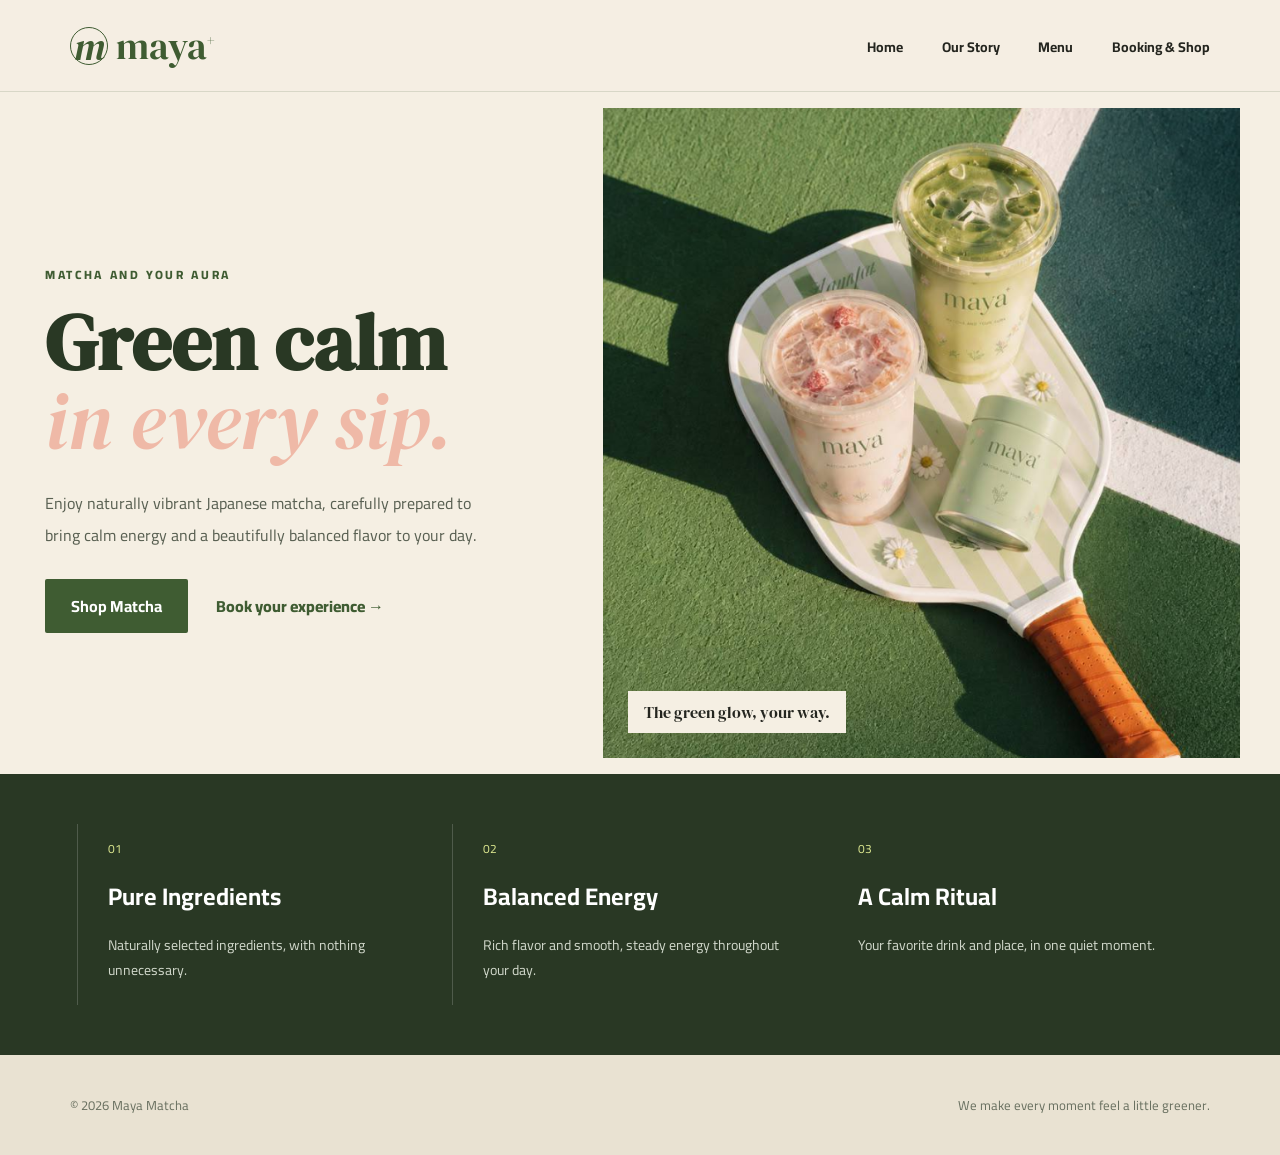
<file: index.html>
<!DOCTYPE html>
<html lang="en" dir="ltr">
<head>
  <meta charset="UTF-8">
  <meta name="viewport" content="width=device-width, initial-scale=1">
  <meta name="description" content="Maya Matcha - natural matcha drinks and powders">
  <title>Maya Matcha | Home</title>
  <link rel="stylesheet" href="css/style.css">
</head>
<body>
  <header class="site-header">
    <a class="brand" href="index.html" aria-label="Maya Matcha home">
      <span class="brand-mark">m</span><span>maya<sup>+</sup></span>
    </a>
    <nav aria-label="Main navigation">
      <button class="nav-toggle" type="button" aria-expanded="false" aria-controls="main-nav">☰</button>
      <ul id="main-nav" class="nav-list">
        <li><a class="active" href="index.html">Home</a></li>
        <li><a href="about.html">Our Story</a></li>
        <li><a href="menu.html">Menu</a></li>
        <li><a href="booking.html">Booking & Shop</a></li>
      </ul>
    </nav>
  </header>

  <main>
    <section class="hero">
      <div class="hero-copy">
        <p class="eyebrow">MATCHA AND YOUR AURA</p>
        <h1>Green calm<br><em>in every sip.</em></h1>
        <p class="lead">Enjoy naturally vibrant Japanese matcha, carefully prepared to bring calm energy and a beautifully balanced flavor to your day.</p>
        <div class="actions">
          <a class="button" href="menu.html">Shop Matcha</a>
          <a class="text-link" href="booking.html">Book your experience →</a>
        </div>
      </div>
      <figure class="hero-image">
        <img src="images/hero.png" alt="Maya matcha drinks on a tennis paddle">
        <figcaption>The green glow, your way.</figcaption>
      </figure>
    </section>

    <section class="values" aria-label="Maya features">
      <article><span>01</span><h2>Pure Ingredients</h2><p>Naturally selected ingredients, with nothing unnecessary.</p></article>
      <article><span>02</span><h2>Balanced Energy</h2><p>Rich flavor and smooth, steady energy throughout your day.</p></article>
      <article><span>03</span><h2>A Calm Ritual</h2><p>Your favorite drink and place, in one quiet moment.</p></article>
    </section>
  </main>

  <footer>
    <p>© 2026 Maya Matcha</p>
    <p>We make every moment feel a little greener.</p>
  </footer>
  <script src="js/script.js"></script>
</body>
</html>
</file>
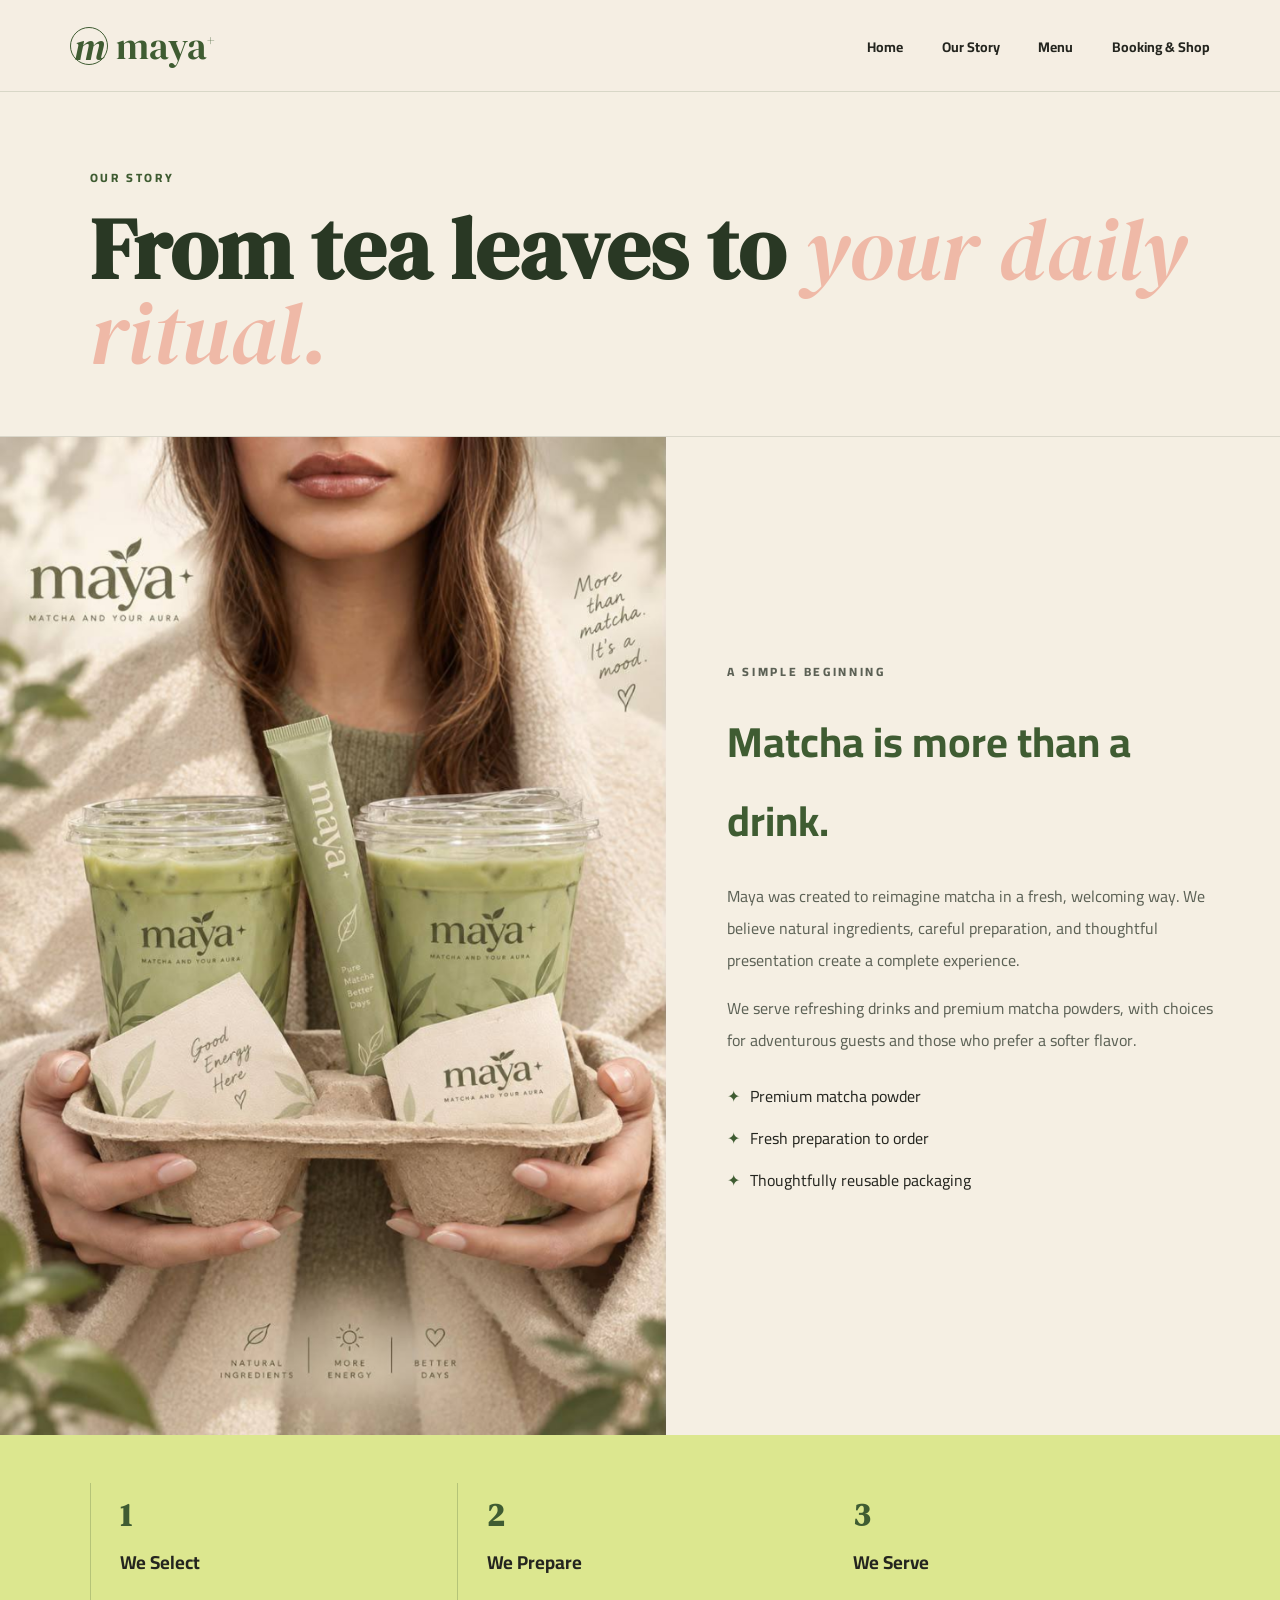
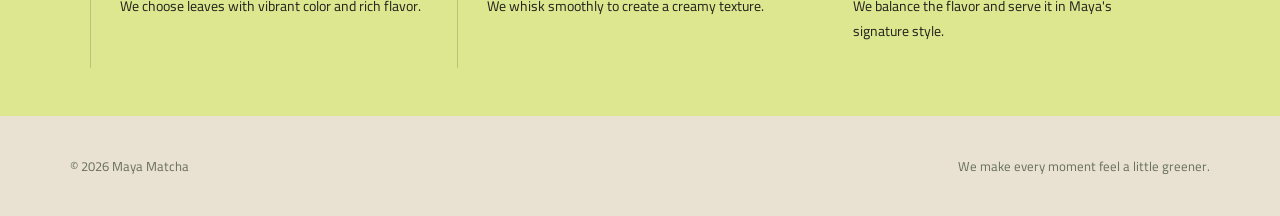
<file: about.html>
<!DOCTYPE html>
<html lang="en" dir="ltr">
<head>
  <meta charset="UTF-8">
  <meta name="viewport" content="width=device-width, initial-scale=1">
  <title>Maya Matcha | Our Story</title>
  <link rel="stylesheet" href="css/style.css">
</head>
<body>
  <header class="site-header">
    <a class="brand" href="index.html"><span class="brand-mark">m</span><span>maya<sup>+</sup></span></a>
    <nav aria-label="Main navigation">
      <button class="nav-toggle" type="button" aria-expanded="false" aria-controls="main-nav">☰</button>
      <ul id="main-nav" class="nav-list">
        <li><a href="index.html">Home</a></li><li><a class="active" href="about.html">Our Story</a></li>
        <li><a href="menu.html">Menu</a></li><li><a href="booking.html">Booking & Shop</a></li>
      </ul>
    </nav>
  </header>
  <main>
    <section class="page-hero">
      <p class="eyebrow">OUR STORY</p>
      <h1>From tea leaves to <em>your daily ritual.</em></h1>
    </section>
    <section class="story">
      <figure><img src="images/about.png" alt="Maya serving matcha drinks"></figure>
      <div class="story-copy">
        <p class="eyebrow">A SIMPLE BEGINNING</p>
        <h2>Matcha is more than a drink.</h2>
        <p>Maya was created to reimagine matcha in a fresh, welcoming way. We believe natural ingredients, careful preparation, and thoughtful presentation create a complete experience.</p>
        <p>We serve refreshing drinks and premium matcha powders, with choices for adventurous guests and those who prefer a softer flavor.</p>
        <ul class="check-list">
          <li>Premium matcha powder</li>
          <li>Fresh preparation to order</li>
          <li>Thoughtfully reusable packaging</li>
        </ul>
      </div>
    </section>
    <section class="process" aria-label="Matcha preparation process">
      <article><b>1</b><h3>We Select</h3><p>We choose leaves with vibrant color and rich flavor.</p></article>
      <article><b>2</b><h3>We Prepare</h3><p>We whisk smoothly to create a creamy texture.</p></article>
      <article><b>3</b><h3>We Serve</h3><p>We balance the flavor and serve it in Maya's signature style.</p></article>
    </section>
  </main>
  <footer><p>© 2026 Maya Matcha</p><p>We make every moment feel a little greener.</p></footer>
  <script src="js/script.js"></script>
</body>
</html>
</file>
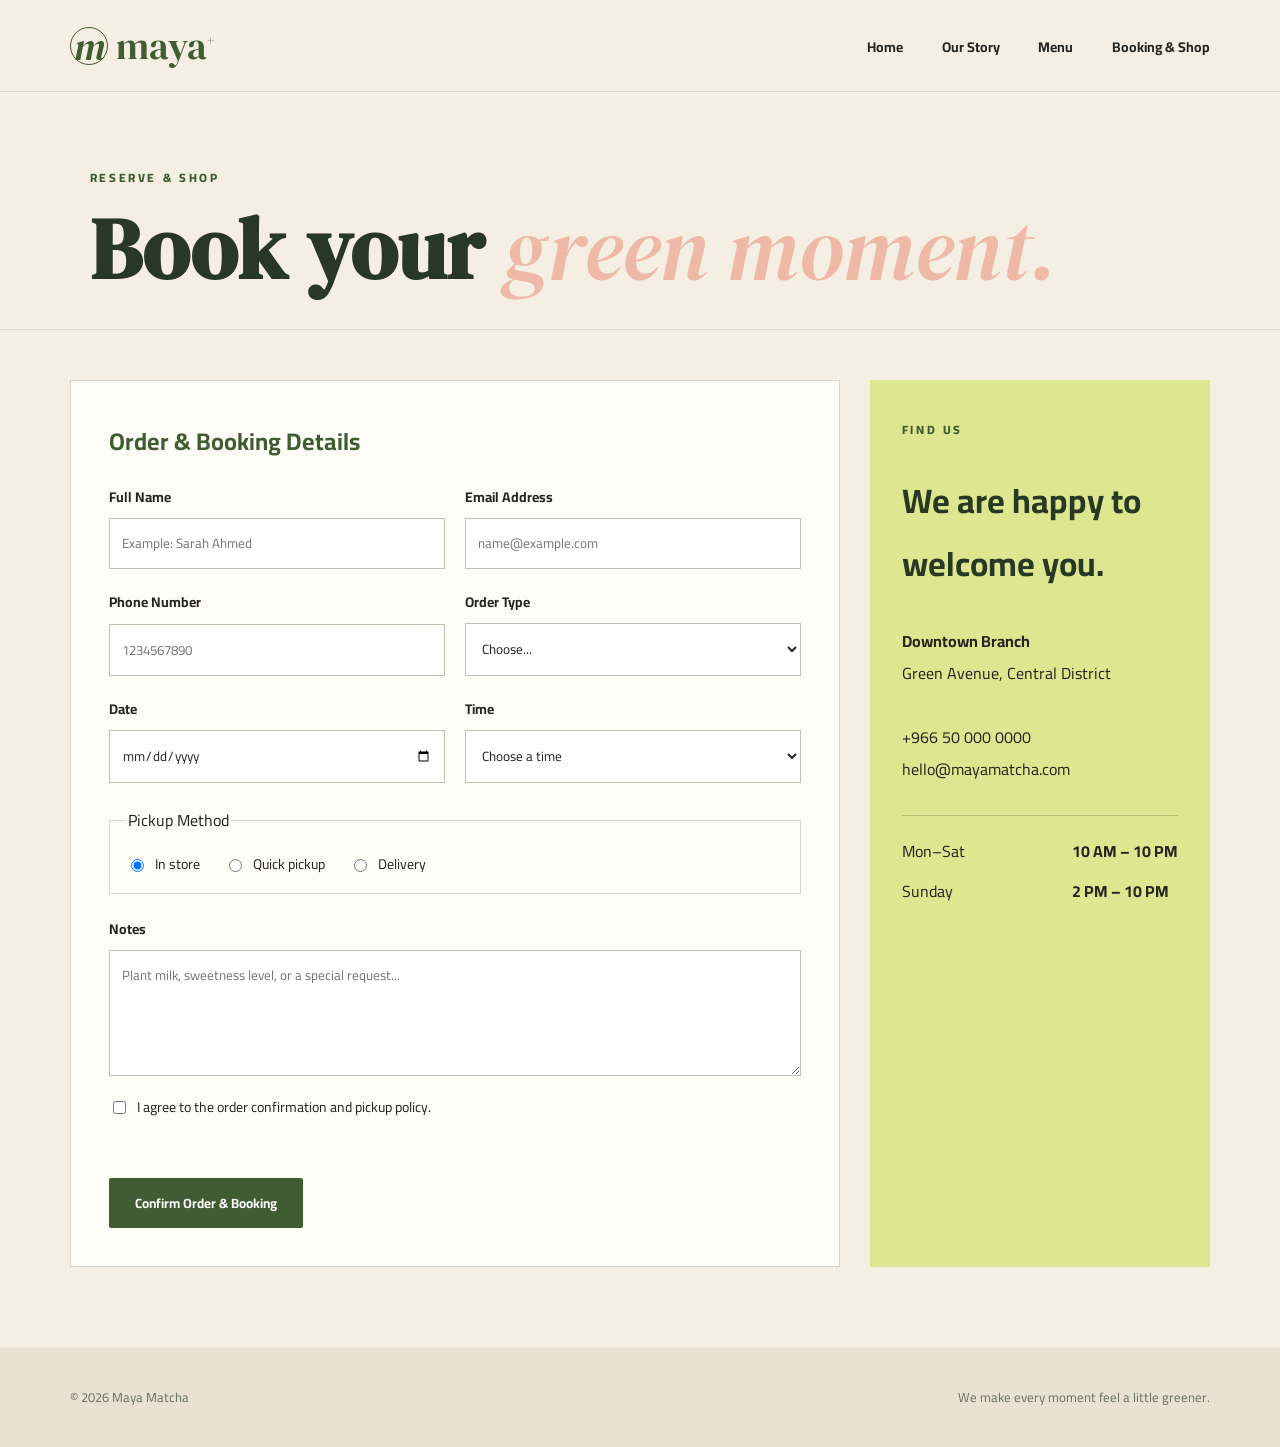
<file: booking.html>
<!DOCTYPE html>
<html lang="en" dir="ltr">
<head>
  <meta charset="UTF-8">
  <meta name="viewport" content="width=device-width, initial-scale=1">
  <title>Maya Matcha | Booking & Shop</title>
  <link rel="stylesheet" href="css/style.css?v=20261124b">
</head>
<body>
  <header class="site-header">
    <a class="brand" href="index.html"><span class="brand-mark">m</span><span>maya<sup>+</sup></span></a>
    <nav aria-label="Main navigation">
      <button class="nav-toggle" type="button" aria-expanded="false" aria-controls="main-nav">☰</button>
      <ul id="main-nav" class="nav-list">
        <li><a href="index.html">Home</a></li><li><a href="about.html">Our Story</a></li>
        <li><a href="menu.html">Menu</a></li><li><a class="active" href="booking.html">Booking & Shop</a></li>
      </ul>
    </nav>
  </header>
  <main>
    <section class="page-hero compact">
      <p class="eyebrow">RESERVE & SHOP</p>
      <h1>Book your <em>green moment.</em></h1>
    </section>
    <section class="booking-layout">
      <form id="booking-form" novalidate>
        <h2>Order & Booking Details</h2>
        <div class="form-grid">
          <label>Full Name<input id="name" name="name" type="text" minlength="3" required placeholder="Example: Sarah Ahmed"><small class="field-error" id="name-error"></small></label>
          <label>Email Address<input id="email" name="email" type="email" required placeholder="name@example.com"><small class="field-error" id="email-error"></small></label>
          <label>Phone Number<input id="phone" name="phone" type="tel" pattern="[0-9]{10}" required placeholder="1234567890"><small class="field-error" id="phone-error"></small></label>
          <label>Order Type
            <select id="orderType" name="orderType" required>
              <option value="">Choose...</option><option value="drink">Drink</option>
              <option value="powder">Buy Matcha Powder</option><option value="experience">Tasting Experience</option>
            </select>
            <small class="field-error" id="orderType-error"></small>
          </label>
          <label>Date<input id="date" name="date" type="date" required><small class="field-error" id="date-error"></small></label>
          <label>Time
            <select id="time" name="time" required><option value="">Choose a time</option><option>10:00 AM</option><option>12:30 PM</option><option>4:00 PM</option><option>7:30 PM</option></select>
            <small class="field-error" id="time-error"></small>
          </label>
        </div>
        <fieldset>
          <legend>Pickup Method</legend>
          <label class="radio"><input type="radio" name="delivery" value="In store" checked> In store</label>
          <label class="radio"><input type="radio" name="delivery" value="Quick pickup"> Quick pickup</label>
          <label class="radio"><input type="radio" name="delivery" value="Delivery"> Delivery</label>
        </fieldset>
        <label>Notes<textarea name="notes" rows="4" placeholder="Plant milk, sweetness level, or a special request..."></textarea></label>
        <label class="checkbox"><input type="checkbox" id="terms" required> I agree to the order confirmation and pickup policy.<small class="field-error" id="terms-error"></small></label>
        <p id="form-error" class="form-message" role="alert"></p>
        <button class="button" type="submit">Confirm Order & Booking</button>
      </form>
      <aside class="contact-card">
        <p class="eyebrow">FIND US</p><h2>We are happy to welcome you.</h2>
        <address><strong>Downtown Branch</strong><br>Green Avenue, Central District<br><br><a href="tel:+966500000000">+966 50 000 0000</a><br><a href="mailto:hello@mayamatcha.com">hello@mayamatcha.com</a></address>
        <div class="hours"><span>Mon–Sat</span><b>10 AM – 10 PM</b><span>Sunday</span><b>2 PM – 10 PM</b></div>
      </aside>
    </section>
  </main>
  <footer><p>© 2026 Maya Matcha</p><p>We make every moment feel a little greener.</p></footer>
  <script src="js/booking-validation.js?v=58fba3a"></script>
</body>
</html>
</file>
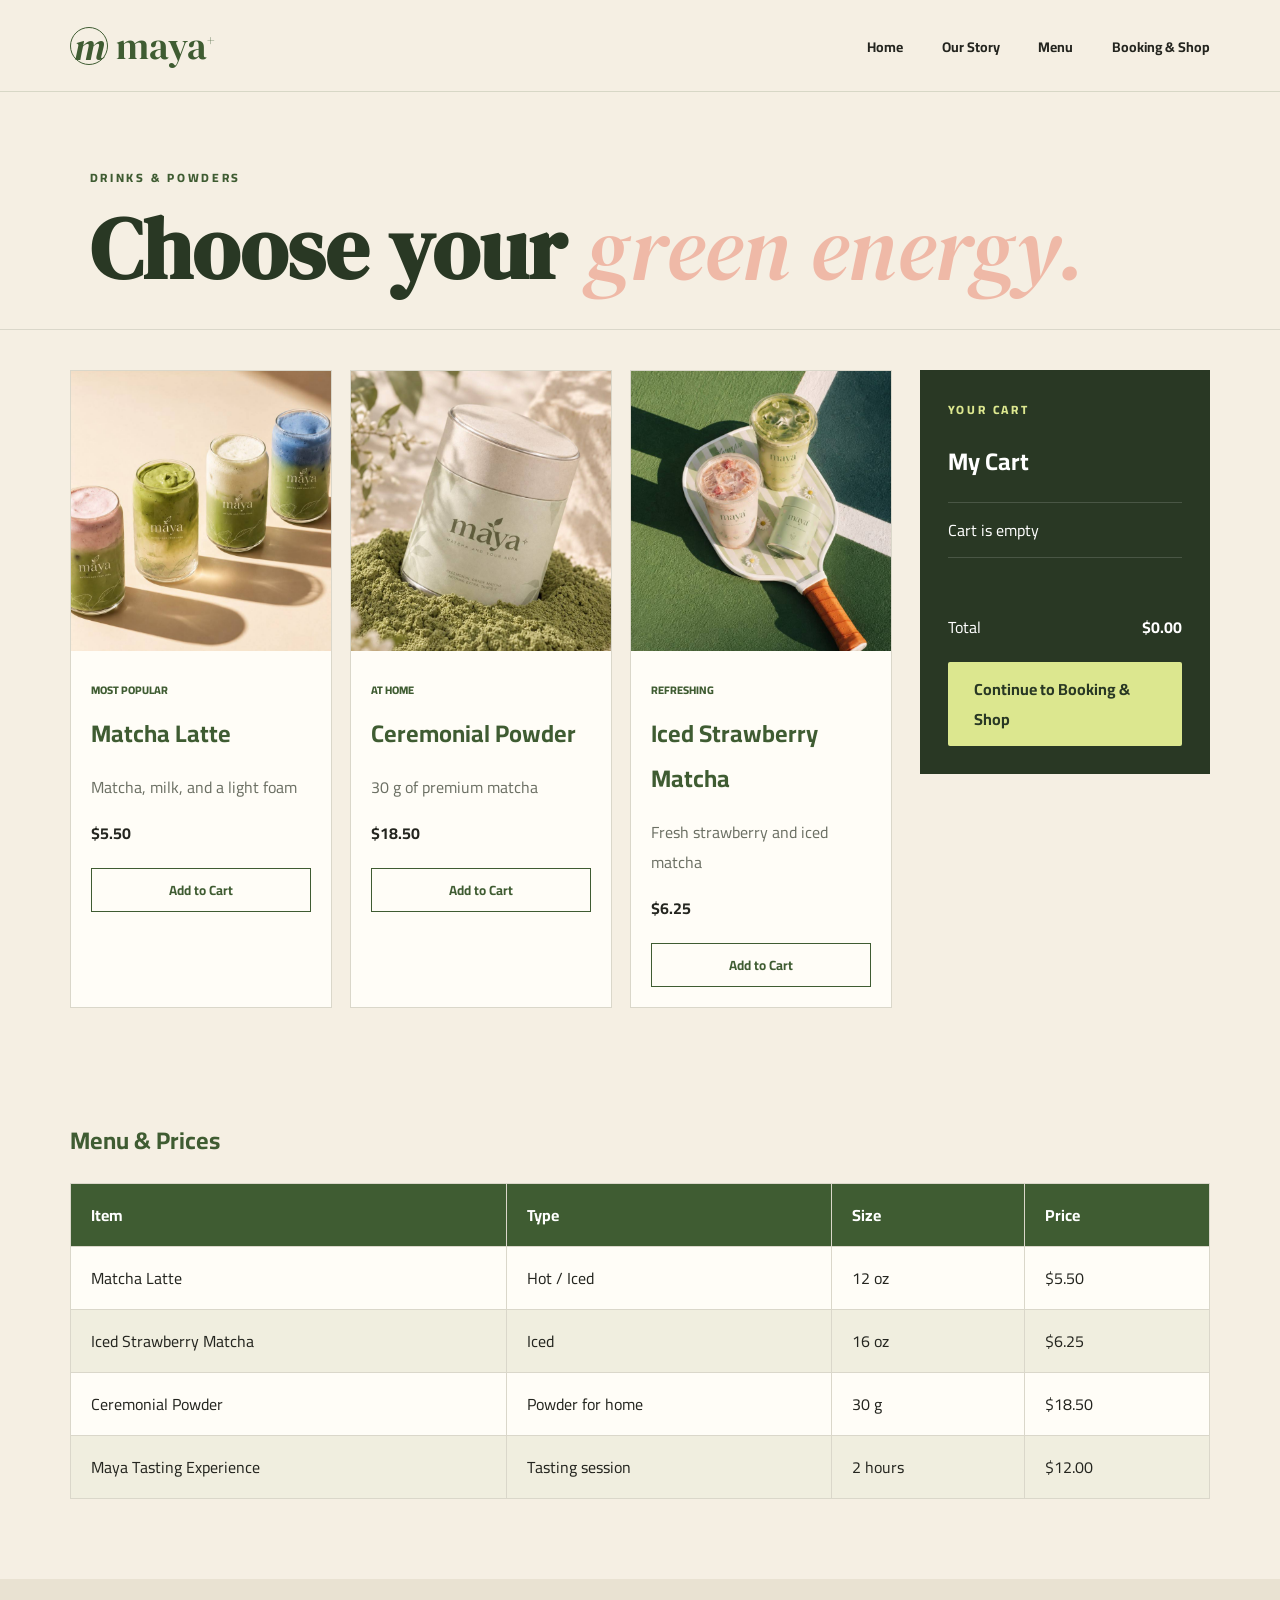
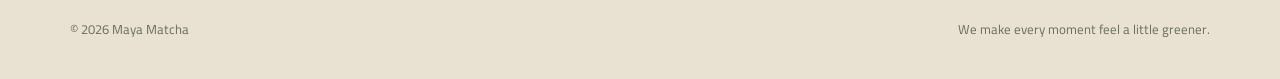
<file: menu.html>
<!DOCTYPE html>
<html lang="en" dir="ltr">
<head>
  <meta charset="UTF-8">
  <meta name="viewport" content="width=device-width, initial-scale=1">
  <title>Maya Matcha | Menu</title>
  <link rel="stylesheet" href="css/style.css">
</head>
<body>
  <header class="site-header">
    <a class="brand" href="index.html"><span class="brand-mark">m</span><span>maya<sup>+</sup></span></a>
    <nav aria-label="Main navigation">
      <button class="nav-toggle" type="button" aria-expanded="false" aria-controls="main-nav">☰</button>
      <ul id="main-nav" class="nav-list">
        <li><a href="index.html">Home</a></li><li><a href="about.html">Our Story</a></li>
        <li><a class="active" href="menu.html">Menu</a></li><li><a href="booking.html">Booking & Shop</a></li>
      </ul>
    </nav>
  </header>
  <main>
    <section class="page-hero compact">
      <p class="eyebrow">DRINKS & POWDERS</p>
      <h1>Choose your <em>green energy.</em></h1>
    </section>

    <section class="menu-layout">
      <div class="product-grid">
        <article class="product-card">
          <img src="images/drinks.png" alt="A colorful collection of matcha drinks">
          <div><p class="tag">MOST POPULAR</p><h2>Matcha Latte</h2><p>Matcha, milk, and a light foam</p><strong>$5.50</strong></div>
          <button class="add-button" type="button" data-name="Matcha Latte" data-price="5.50" data-id="latte">Add to Cart</button>
        </article>
        <article class="product-card">
          <img src="images/ceremonial.png" alt="Ceremonial matcha powder">
          <div><p class="tag">AT HOME</p><h2>Ceremonial Powder</h2><p>30 g of premium matcha</p><strong>$18.50</strong></div>
          <button class="add-button" type="button" data-name="Ceremonial Powder" data-price="18.50" data-id="powder">Add to Cart</button>
        </article>
        <article class="product-card">
          <img src="images/hero.png" alt="Refreshing iced matcha drinks">
          <div><p class="tag">REFRESHING</p><h2>Iced Strawberry Matcha</h2><p>Fresh strawberry and iced matcha</p><strong>$6.25</strong></div>
          <button class="add-button" type="button" data-name="Iced Strawberry Matcha" data-price="6.25" data-id="strawberry">Add to Cart</button>
        </article>
      </div>

      <aside class="cart" aria-live="polite">
        <p class="eyebrow">YOUR CART</p><h2>My Cart</h2>
        <ul id="cart-items"><li>Cart is empty</li></ul>
        <div class="cart-total"><span>Total</span><strong id="cart-total">$0.00</strong></div>
        <a class="button full" href="booking.html">Continue to Booking & Shop</a>
      </aside>
    </section>

    <section class="nutrition">
      <h2>Menu & Prices</h2>
      <div class="table-wrap">
        <table>
          <thead><tr><th>Item</th><th>Type</th><th>Size</th><th>Price</th></tr></thead>
          <tbody>
            <tr><td>Matcha Latte</td><td>Hot / Iced</td><td>12 oz</td><td>$5.50</td></tr>
            <tr><td>Iced Strawberry Matcha</td><td>Iced</td><td>16 oz</td><td>$6.25</td></tr>
            <tr><td>Ceremonial Powder</td><td>Powder for home</td><td>30 g</td><td>$18.50</td></tr>
            <tr><td>Maya Tasting Experience</td><td>Tasting session</td><td>2 hours</td><td>$12.00</td></tr>
          </tbody>
        </table>
      </div>
    </section>
  </main>
  <footer><p>© 2026 Maya Matcha</p><p>We make every moment feel a little greener.</p></footer>
  <script src="js/script.js"></script>
</body>
</html>
</file>
<file: css/style.css>
@import url('https://fonts.googleapis.com/css2?family=Cairo:wght@400;600;700;800&family=DM+Serif+Display:ital@0;1&display=swap');

:root {
  --cream: #f5efe3;
  --paper: #fffdf7;
  --green: #3f5c32;
  --green-dark: #293824;
  --lime: #dce78f;
  --peach: #efb9a7;
  --ink: #24251f;
  --line: #dad7ca;
}

* { box-sizing: border-box; }
html { scroll-behavior: smooth; }
body { margin: 0; background: var(--cream); color: var(--ink); font-family: "Cairo", Arial, sans-serif; }
img { width: 100%; display: block; }
a { color: inherit; }

.site-header { height: 92px; padding: 0 5.5%; display: flex; align-items: center; justify-content: space-between; border-bottom: 1px solid rgba(63,92,50,.16); background: rgba(245,239,227,.96); position: relative; z-index: 10; }
.brand { display: flex; align-items: center; gap: 8px; direction: ltr; text-decoration: none; color: var(--green); font-family: "DM Serif Display", Georgia, serif; font-size: 38px; line-height: 1; }
.brand sup { font-size: 14px; }
.brand-mark { width: 38px; height: 38px; border: 1.5px solid var(--green); border-radius: 50%; display: grid; place-items: center; font-style: italic; }
.nav-list { list-style: none; margin: 0; padding: 0; display: flex; gap: clamp(18px, 3vw, 44px); }
.nav-list a { text-decoration: none; font-weight: 700; font-size: 14px; position: relative; }
.nav-list a::after { content: ""; position: absolute; left: 0; right: 100%; bottom: -8px; height: 2px; background: var(--green); transition: .25s; }
.nav-list a:hover::after, .nav-list a.active::after { left: 0; }
.nav-toggle { display: none; border: 0; background: none; font-size: 28px; color: var(--green); }

.hero { min-height: 650px; display: grid; grid-template-columns: 44% 56%; overflow: hidden; }
.hero-copy { padding: 100px 15% 70px 8%; align-self: center; }
.eyebrow { color: var(--green); font-size: 12px; letter-spacing: .22em; font-weight: 800; margin: 0 0 18px; }
.hero h1, .page-hero h1 { font-family: "DM Serif Display", Georgia, serif; color: var(--green-dark); font-size: clamp(54px, 6.2vw, 92px); line-height: .98; margin: 0; }
.hero h1 em, .page-hero h1 em { color: var(--peach); font-weight: 400; }
.lead { max-width: 520px; line-height: 2; margin: 28px 0; color: #596052; }
.actions { display: flex; align-items: center; gap: 28px; }
.button { display: inline-flex; justify-content: center; align-items: center; min-height: 50px; border: 0; border-radius: 2px; background: var(--green); color: white; padding: 12px 26px; text-decoration: none; font-family: inherit; font-weight: 700; cursor: pointer; }
.button:hover { background: var(--green-dark); }
.text-link { color: var(--green); font-weight: 800; text-decoration: none; }
.hero-image { height: 650px; position: relative; }
.hero-image img { height: 100%; object-fit: cover; }
.hero-image figcaption { position: absolute; bottom: 25px; left: 25px; background: var(--cream); padding: 10px 16px; font-family: "DM Serif Display", serif; }

.values { background: var(--green-dark); color: white; display: grid; grid-template-columns: repeat(3, 1fr); padding: 50px 6%; direction: ltr; }
.values article { padding: 8px 8%; border-left: 1px solid rgba(255,255,255,.18); }
.values article:last-child { border-left: 0; }
.values span { color: var(--lime); font-size: 12px; }
.values h2 { margin: 12px 0 5px; }
.values p { color: #d0d7ca; font-size: 14px; line-height: 1.8; }

.page-hero { padding: 74px 7% 60px; border-bottom: 1px solid var(--line); }
.page-hero h1 { font-size: clamp(48px, 7vw, 86px); }
.page-hero.compact { padding-bottom: 38px; }
.story { display: grid; grid-template-columns: 52% 48%; min-height: 580px; }
.story figure { margin: 0; overflow: hidden; }
.story figure img { height: 100%; object-fit: cover; }
.story-copy { padding: 80px 10%; align-self: center; }
.story-copy h2 { color: var(--green); font-size: 42px; margin: 0 0 20px; }
.story-copy p { line-height: 2; color: #5c6155; }
.check-list { list-style: none; padding: 0; display: grid; gap: 12px; margin-top: 25px; }
.check-list li::before { content: "✦"; color: var(--green); margin-right: 10px; }
.process { display: grid; grid-template-columns: repeat(3, 1fr); background: var(--lime); padding: 48px 7%; }
.process article { padding: 10px 8%; border-left: 1px solid rgba(63,92,50,.25); }
.process article:last-child { border-left: 0; }
.process b { font-family: "DM Serif Display"; font-size: 32px; color: var(--green); }
.process h3 { margin: 8px 0; }
.process p { line-height: 1.8; font-size: 14px; }

.menu-layout { display: grid; grid-template-columns: 1fr 290px; gap: 28px; padding: 40px 5.5% 70px; align-items: start; }
.product-grid { display: grid; grid-template-columns: repeat(3, 1fr); gap: 18px; }
.product-card { background: var(--paper); border: 1px solid var(--line); }
.product-card img { height: 280px; object-fit: cover; }
.product-card > div { padding: 18px 20px 8px; }
.product-card h2 { color: var(--green); margin: 5px 0; }
.product-card p { color: #6c7064; }
.tag { color: var(--green)!important; font-size: 11px; font-weight: 800; }
.product-card strong { display: block; direction: ltr; text-align: left; color: var(--ink); }
.add-button { width: calc(100% - 40px); margin: 12px 20px 20px; height: 44px; background: transparent; border: 1px solid var(--green); color: var(--green); font-family: inherit; font-weight: 700; cursor: pointer; }
.add-button:hover { background: var(--green); color: white; }
.cart { background: var(--green-dark); color: white; padding: 28px; position: sticky; top: 20px; }
.cart .eyebrow { color: var(--lime); }
.cart h2 { margin: 0 0 18px; }
.cart ul { list-style: none; padding: 0; min-height: 90px; border-top: 1px solid rgba(255,255,255,.15); }
.cart li { display: flex; justify-content: space-between; padding: 12px 0; border-bottom: 1px solid rgba(255,255,255,.15); direction: ltr; }
.cart li span { direction: ltr; }
.cart-total { display: flex; justify-content: space-between; margin: 20px 0; }
.button.full { width: 100%; background: var(--lime); color: var(--green-dark); }
.nutrition { padding: 20px 5.5% 80px; }
.nutrition h2 { color: var(--green); }
.table-wrap { overflow-x: auto; background: var(--paper); }
table { width: 100%; border-collapse: collapse; min-width: 620px; }
th, td { padding: 16px 20px; border: 1px solid var(--line); text-align: left; }
th { background: var(--green); color: white; }
tbody tr:nth-child(even) { background: #f0eedf; }

.booking-layout { display: grid; grid-template-columns: 1fr 340px; gap: 30px; padding: 50px 5.5% 80px; }
#booking-form { background: var(--paper); border: 1px solid var(--line); padding: 38px; }
#booking-form h2 { color: var(--green); margin-top: 0; }
.form-grid { display: grid; grid-template-columns: 1fr 1fr; gap: 20px; }
label { display: grid; gap: 8px; font-weight: 700; font-size: 14px; }
input, select, textarea { width: 100%; border: 1px solid #bfc2b3; background: white; padding: 12px; font-family: inherit; color: var(--ink); border-radius: 0; }
input:focus, select:focus, textarea:focus { outline: 2px solid var(--lime); border-color: var(--green); }
fieldset { border: 1px solid var(--line); margin: 22px 0; padding: 16px; display: flex; gap: 24px; }
.radio, .checkbox { display: flex; grid-auto-flow: column; align-items: center; width: fit-content; font-weight: 400; }
.radio input, .checkbox input { width: auto; }
.checkbox { margin: 18px 0; }
.form-message { min-height: 24px; color: #a33d32; font-weight: 700; }
.form-message.success { color: var(--green); }
.field-error { min-height: 18px; color: #a33d32; font-size: 12px; line-height: 1.4; font-weight: 700; }
.field-error:empty { display: none; }
label input.invalid, label select.invalid, .invalid { border-color: #a33d32; background: #fff8f6; }
.checkbox.invalid { color: #a33d32; }
.contact-card { background: var(--lime); padding: 38px 32px; }
.contact-card h2 { color: var(--green-dark); font-size: 34px; }
.contact-card address { line-height: 2; font-style: normal; margin: 30px 0; }
.contact-card address a { text-decoration: none; direction: ltr; display: inline-block; }
.hours { border-top: 1px solid rgba(63,92,50,.25); padding-top: 20px; display: grid; grid-template-columns: 1fr auto; gap: 10px; }

footer { min-height: 90px; padding: 25px 5.5%; background: #e9e2d2; display: flex; align-items: center; justify-content: space-between; color: #697060; font-size: 13px; }

@media (max-width: 900px) {
  .hero { grid-template-columns: 1fr; }
  .hero-copy { padding: 70px 7%; }
  .hero-image { height: 480px; }
  .story { grid-template-columns: 1fr; }
  .story figure { height: 420px; }
  .menu-layout, .booking-layout { grid-template-columns: 1fr; }
  .product-grid { grid-template-columns: 1fr 1fr; }
  .cart { position: static; }
}

@media (max-width: 650px) {
  .site-header { height: 74px; }
  .brand { font-size: 30px; }
  .brand-mark { width: 32px; height: 32px; }
  .nav-toggle { display: block; }
  .nav-list { display: none; position: absolute; top: 74px; right: 0; left: 0; background: var(--cream); padding: 20px 5.5%; flex-direction: column; border-bottom: 1px solid var(--line); }
  .nav-list.open { display: flex; }
  .hero h1 { font-size: 52px; }
  .hero-image { height: 390px; }
  .values, .process { grid-template-columns: 1fr; }
  .values article, .process article { border-left: 0; border-bottom: 1px solid rgba(255,255,255,.18); }
  .product-grid, .form-grid { grid-template-columns: 1fr; }
  .product-card img { height: 330px; }
  fieldset { flex-direction: column; gap: 10px; }
  #booking-form { padding: 24px 18px; }
  footer { flex-direction: column; gap: 4px; text-align: center; }
}
</file>
